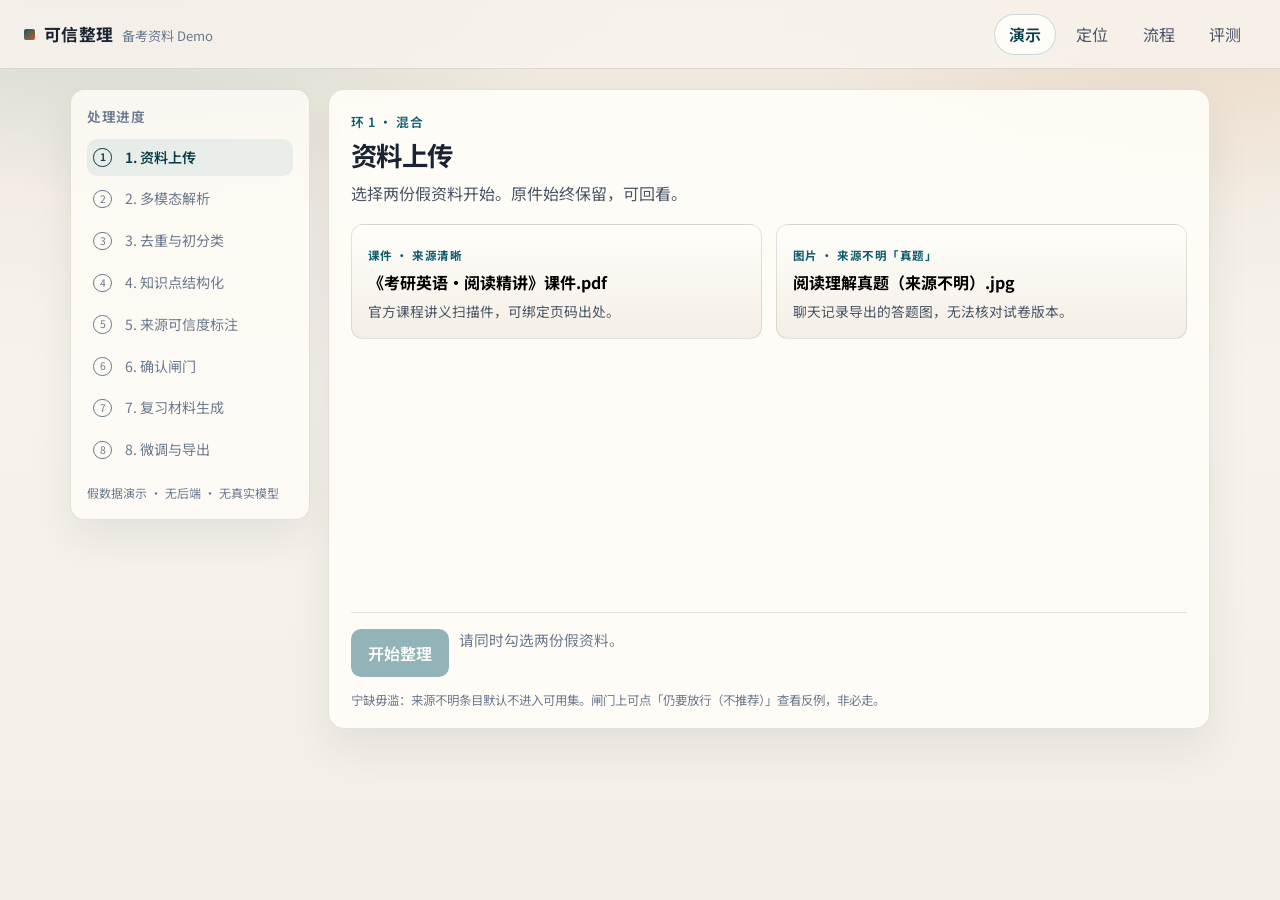
<file: index.html>
<!DOCTYPE html>
<html lang="zh-CN">
<head>
  <meta charset="UTF-8" />
  <meta name="viewport" content="width=device-width, initial-scale=1" />
  <title>可信整理 · 备考资料 Demo</title>
  <link rel="preconnect" href="https://fonts.googleapis.com" />
  <link rel="preconnect" href="https://fonts.gstatic.com" crossorigin />
  <link href="https://fonts.googleapis.com/css2?family=DM+Sans:ital,opsz,wght@0,9..40,400;0,9..40,500;0,9..40,600;0,9..40,700;1,9..40,400&family=Noto+Sans+SC:wght@400;500;600;700&display=swap" rel="stylesheet" />
  <link rel="stylesheet" href="styles.css" />
</head>
<body>
  <div class="bg-atmosphere" aria-hidden="true"></div>

  <header class="topbar">
    <div class="brand">
      <span class="brand-mark" aria-hidden="true"></span>
      <span class="brand-name">可信整理</span>
      <span class="brand-sub">备考资料 Demo</span>
    </div>
    <nav class="nav" role="tablist" aria-label="交付物导航">
      <button type="button" class="nav-btn is-active" data-view="demo" role="tab" aria-selected="true">演示</button>
      <button type="button" class="nav-btn" data-view="positioning" role="tab" aria-selected="false">定位</button>
      <button type="button" class="nav-btn" data-view="flow" role="tab" aria-selected="false">流程</button>
      <button type="button" class="nav-btn" data-view="eval" role="tab" aria-selected="false">评测</button>
    </nav>
  </header>

  <main>
    <!-- ========== 演示 ========== -->
    <section id="view-demo" class="view is-active" aria-label="产品演示">
      <aside class="rail" aria-label="八环进度">
        <h2 class="rail-title">处理进度</h2>
        <ol class="steps" id="step-list"></ol>
        <p class="rail-note">假数据演示 · 无后端 · 无真实模型</p>
      </aside>

      <div class="stage">
        <div class="stage-head">
          <p class="stage-kicker" id="stage-kicker">环 1 · 混合</p>
          <h1 class="stage-title" id="stage-title">资料上传</h1>
          <p class="stage-desc" id="stage-desc">选择两份假资料开始。原件始终保留，可回看。</p>
        </div>

        <div id="panel-root" class="panel-root"></div>

        <div class="stage-actions" id="stage-actions"></div>

        <p class="stage-footnote">
          宁缺毋滥：来源不明条目默认不进入可用集。闸门上可点「仍要放行（不推荐）」查看反例，非必走。
        </p>
      </div>
    </section>

    <!-- ========== 定位 ========== -->
    <section id="view-positioning" class="view doc-view" aria-label="产品定位说明" hidden>
      <article class="doc">
        <header class="doc-header">
          <p class="doc-kicker">交付物 1</p>
          <h1>产品定位说明（定稿）</h1>
        </header>

        <section class="doc-block">
          <h2>一句话</h2>
          <p>给考研、考公等备考学生用的「可信整理」工具——把散落资料变成<strong>宁缺毋滥、可回溯原文</strong>的复习材料。</p>
        </section>

        <section class="doc-block">
          <h2>问题</h2>
          <p>备考资料长期堆在相册、聊天、网盘里，考前翻找耗时长、易遗漏。学生不会主动打标签，期望自动整理；网盘和笔记只解决存储与手工整理。真正决定用不用的是信任：来源不清不敢采信；一旦和课件/笔记对不上，整套弃用。一次明显错误会清空信任。因此：<strong>效率是前提，准确与可信是核心。</strong></p>
        </section>

        <section class="doc-block">
          <h2>用户</h2>
          <p>考研、考公等长期备考、资料量大、付费意愿高的学生（不覆盖一般随堂学生作为首发）。</p>
        </section>

        <section class="doc-block">
          <h2>机制</h2>
          <p>AI 自动整理 + 关键节点人工确认 + 来源/可信度标注。原则是<strong>宁缺毋滥</strong>：不确定、对不上原文的内容不进入「可用复习材料」，改为待确认或交给学生手动接管。手动接管过程沉淀为后续提升整理能力的数据，而不是先追求全自动高召回。目标：单次整理约 2 小时 → 约 20 分钟；学生敢采信的结果比例 ≥60%。</p>
        </section>

        <section class="doc-block">
          <h2>成立与否</h2>
          <ol class="doc-list">
            <li><strong>痛点：</strong>该类学生中 ≥60% 考前整理超过 2 小时，且 ≥40% 曾因遗漏影响复习。</li>
            <li><strong>缺口：</strong>现有「AI 整理」使用率 &lt;20%，弃用率 &gt;50%。</li>
            <li><strong>解法：</strong>上线不以「全量准确率 90%」为门槛，而以「进入复习材料的条目可回溯、高置信才放出」为门槛；经确认后采信率 ≥60% 则解法成立。不成立则继续收窄自动范围，而不是放开二创。</li>
          </ol>
        </section>
      </article>
    </section>

    <!-- ========== 流程 ========== -->
    <section id="view-flow" class="view doc-view" aria-label="处理流程方案" hidden>
      <article class="doc">
        <header class="doc-header">
          <p class="doc-kicker">交付物 2</p>
          <h1>处理流程方案（定稿）</h1>
          <p class="doc-lead">人机分工规则：低代价 → 全自动；高代价且仍在草稿 → 混合（建议 + 确认后放行）；高代价且定性 / 进入可用 / 导出 → 必须确认。假阳性高代价，假阴性低代价。</p>
        </header>

        <div class="table-wrap">
          <table>
            <thead>
              <tr>
                <th>环节</th>
                <th>人机</th>
                <th>理由</th>
              </tr>
            </thead>
            <tbody>
              <tr>
                <td>1. 资料上传（含聊天导入）</td>
                <td><span class="tag tag-mix">混合</span></td>
                <td>选什么文件只能由学生做；入库、保留原件、记来源是低代价可重传，系统全自动。</td>
              </tr>
              <tr>
                <td>2. 多模态解析</td>
                <td><span class="tag tag-auto">全自动</span></td>
                <td>原件仍在，解错可重跑；漏字是假阴性、尚未进入可用集，代价低。</td>
              </tr>
              <tr>
                <td>3. 去重与初分类</td>
                <td><span class="tag tag-auto">全自动</span></td>
                <td>只建重复关系、不删原件，分错科可改，仍停在草稿，代价低。</td>
              </tr>
              <tr>
                <td>4. 知识点提取与结构化</td>
                <td><span class="tag tag-auto">全自动</span></td>
                <td>漏考点可接受；抽错仍是未放行草稿，且每条只保留候选出处，代价低。</td>
              </tr>
              <tr>
                <td>5. 来源可信度标注 + 原文绑定</td>
                <td><span class="tag tag-mix">混合</span></td>
                <td>标「真题 / 来源不明」和绑错原文属于高代价，但还在草稿、可改标，故系统建议、学生确认后才放行。</td>
              </tr>
              <tr>
                <td>6. 确认闸门</td>
                <td><span class="tag tag-must">必须确认</span></td>
                <td>这一步决定能否进入「可用复习材料」，信任上不可逆；允许一键全过，不允许系统悄悄放行。</td>
              </tr>
              <tr>
                <td>7. 复习材料生成</td>
                <td><span class="tag tag-auto">全自动</span></td>
                <td>只改写已放行条目、禁止无出处新增，可按同一原料重生成，不在此步做信任判断。</td>
              </tr>
              <tr>
                <td>8. 学生微调与导出</td>
                <td><span class="tag tag-must">必须确认</span></td>
                <td>导出=对外承诺这套能用，不可逆且假阳性代价极高；微调可做，未确认不得导出。</td>
              </tr>
            </tbody>
          </table>
        </div>
      </article>
    </section>

    <!-- ========== 评测 ========== -->
    <section id="view-eval" class="view doc-view" aria-label="评测方案" hidden>
      <article class="doc">
        <header class="doc-header">
          <p class="doc-kicker">交付物 4</p>
          <h1>评测方案（定稿）</h1>
          <p class="doc-lead">整理与二创分列检验。完整率降为观测，不设下限。留存与 NPS 不参与投入使用决策。</p>
        </header>

        <div class="table-wrap">
          <table>
            <thead>
              <tr>
                <th>检验对象</th>
                <th>层</th>
                <th>指标</th>
                <th>口径</th>
                <th>采集</th>
                <th>投入使用门槛</th>
              </tr>
            </thead>
            <tbody>
              <tr>
                <td>整理结果</td>
                <td>离线</td>
                <td>来源绑定准确率</td>
                <td>抽查条目中，出处能指回正确原片段的比例</td>
                <td>人工核对，每期 ≥50 条</td>
                <td>≥90%</td>
              </tr>
              <tr>
                <td>二创产出</td>
                <td>离线</td>
                <td>幻觉率</td>
                <td>复习材料中「原文无依据」的条数 / 总条数</td>
                <td>人工逐条核对，每期 ≥30 份材料</td>
                <td>≤5%</td>
              </tr>
              <tr>
                <td>整理+二创</td>
                <td>离线</td>
                <td>拦截遵从率</td>
                <td>低置信 / 来源不明条目未进入导出材料的比例</td>
                <td>抽样对账</td>
                <td>=100%（宁缺毋滥红线）</td>
              </tr>
              <tr>
                <td>敢用</td>
                <td>在线</td>
                <td>采信率</td>
                <td>确认闸门中学生放行条数 / 系统提交条数</td>
                <td>埋点</td>
                <td>≥60%</td>
              </tr>
              <tr>
                <td>敢用</td>
                <td>在线</td>
                <td>弃用率</td>
                <td>完成整理但 7 日内未导出且未再打开的会话比例</td>
                <td>埋点</td>
                <td>≤30%</td>
              </tr>
              <tr>
                <td>效率前提</td>
                <td>在线</td>
                <td>上传到导出时长</td>
                <td>中位数</td>
                <td>埋点</td>
                <td>中位 ≤20 分钟</td>
              </tr>
              <tr>
                <td>价值（不上线闸门）</td>
                <td>业务</td>
                <td>导出后 7 日打开率</td>
                <td>导出材料被再次打开的比例</td>
                <td>产品数据</td>
                <td>只观测，建议 ≥40%</td>
              </tr>
            </tbody>
          </table>
        </div>

        <section class="doc-block">
          <h2>投入使用条件</h2>
          <p>给学生用并打开二创导出，须<strong>同时满足</strong>：来源绑定 ≥90%，幻觉率 ≤5%，拦截遵从率 100%，采信率 ≥60%，弃用率 ≤30%。时长不达标只说明效率未达定位，可先小范围试用。留存与 NPS 不参与这次决策。</p>
        </section>

        <section class="doc-block">
          <h2>附录 · 降为观测的原指标</h2>
          <p>分类准确率、去重准确率、知识点提取完整率、修改率、二次编辑深度、次日/7 日留存、NPS——进入监测附录，避免指挥模型刷完整率。</p>
        </section>
      </article>
    </section>
  </main>

  <div id="toast" class="toast" hidden role="status"></div>
  <script src="app.js"></script>
</body>
</html>
</file>
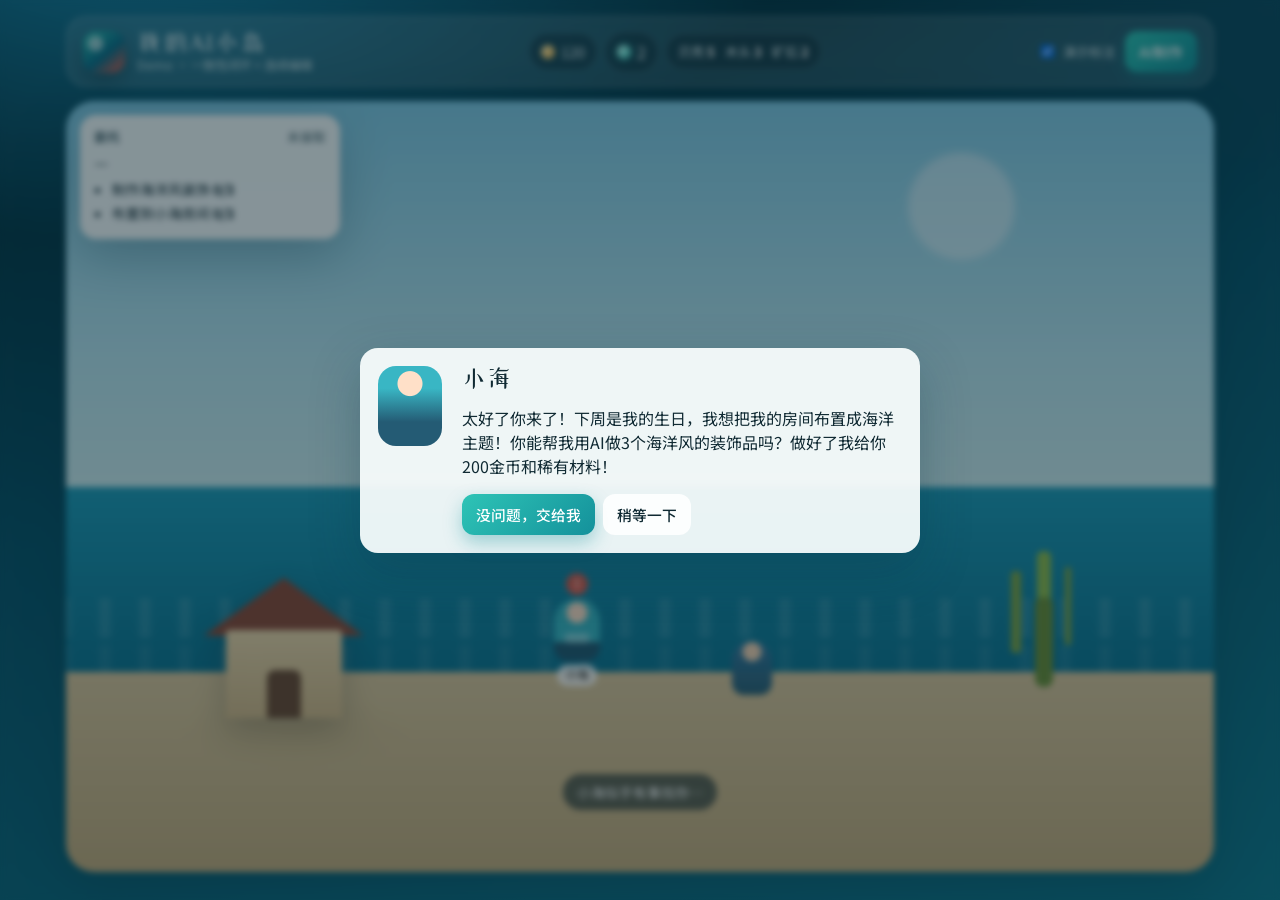
<file: demo/index.html>
<!DOCTYPE html>
<html lang="zh-CN">
<head>
  <meta charset="UTF-8" />
  <meta name="viewport" content="width=device-width, initial-scale=1" />
  <title>我的AI小岛 · Demo</title>
  <link rel="preconnect" href="https://fonts.googleapis.com" />
  <link rel="preconnect" href="https://fonts.gstatic.com" crossorigin />
  <link href="https://fonts.googleapis.com/css2?family=Noto+Sans+SC:wght@400;500;700&family=ZCOOL+XiaoWei&display=swap" rel="stylesheet" />
  <link rel="stylesheet" href="./styles.css" />
</head>
<body>
  <div id="app">
    <header class="topbar">
      <div class="brand">
        <span class="brand-mark" aria-hidden="true"></span>
        <div>
          <h1>我的AI小岛</h1>
          <p class="brand-sub">Demo · 一致性闭环 + 连续编辑</p>
        </div>
      </div>
      <div class="resources" id="resources">
        <div class="chip" title="金币"><span class="chip-ico gold"></span><span id="goldVal">120</span></div>
        <button class="chip clickable" id="btnBottle" type="button" title="打开魔力瓶">
          <span class="chip-ico bottle"></span><span id="bottleVal">2</span>
        </button>
        <div class="chip mats">
          <span>贝壳 <b id="shellVal">5</b></span>
          <span>木头 <b id="woodVal">3</b></span>
          <span>矿石 <b id="oreVal">2</b></span>
        </div>
      </div>
      <div class="top-actions">
        <label class="toggle">
          <input type="checkbox" id="annoToggle" checked />
          <span>演示标注</span>
        </label>
        <button class="btn primary" id="btnCraft" type="button">AI制作</button>
      </div>
    </header>

    <main class="stage">
      <!-- Island scene -->
      <section class="scene island" id="sceneIsland" aria-label="小岛主界面">
        <div class="sky"></div>
        <div class="sea">
          <div class="wave w1"></div>
          <div class="wave w2"></div>
        </div>
        <div class="sand"></div>
        <div class="hut" aria-hidden="true">
          <div class="hut-roof"></div>
          <div class="hut-body"></div>
          <div class="hut-door"></div>
        </div>
        <div class="palm" aria-hidden="true"></div>
        <button class="npc" id="npcIsland" type="button" aria-label="小海">
          <span class="npc-bang" id="npcBang">!</span>
          <span class="npc-body"></span>
          <span class="npc-name">小海</span>
        </button>
        <div class="player-token" id="playerIsland" aria-hidden="true"></div>
        <div class="island-hint" id="islandHint">小海似乎有事找你…</div>
      </section>

      <!-- Room scene -->
      <section class="scene room hidden" id="sceneRoom" aria-label="小海的房间">
        <div class="room-wall"></div>
        <div class="room-floor"></div>
        <div class="room-bed" aria-hidden="true"></div>
        <div class="place-slot ceiling" data-slot="ceiling" title="天花板挂点">天花板</div>
        <div class="place-slot wall" data-slot="wall" title="靠墙挂点">靠墙</div>
        <div class="place-slot floor" data-slot="floor" title="中央地面">地面</div>
        <div id="placedItems"></div>
        <button class="npc room-npc hidden" id="npcRoom" type="button">
          <span class="npc-body happy"></span>
          <span class="npc-name">小海</span>
        </button>
        <div class="room-toolbar">
          <button class="btn ghost" id="btnBackIsland" type="button">返回小岛</button>
          <button class="btn" id="btnCallNpc" type="button" disabled>叫小海来验收</button>
          <button class="btn warn" id="btnLeaveDay" type="button">离开房间（一天后）</button>
        </div>
      </section>

      <!-- Warehouse dock when in room -->
      <aside class="warehouse hidden" id="warehouse">
        <h3>仓库</h3>
        <div class="warehouse-list" id="warehouseList"></div>
      </aside>

      <!-- Quest card -->
      <aside class="quest-card" id="questCard">
        <div class="quest-head">
          <strong>委托</strong>
          <span id="questStatus">未接取</span>
        </div>
        <p id="questTitle">—</p>
        <ul>
          <li>制作海洋风装饰 <b id="makeProgress">0/3</b></li>
          <li>布置到小海房间 <b id="placeProgress">0/3</b></li>
        </ul>
        <button class="btn primary full hidden" id="btnGoRoom" type="button">前往布置</button>
      </aside>

      <!-- Annotation -->
      <div class="annotation hidden" id="annotation"></div>
    </main>

    <!-- Dialog -->
    <div class="modal-layer hidden" id="dialogLayer">
      <div class="dialog" role="dialog" aria-modal="true">
        <div class="dialog-npc"></div>
        <div class="dialog-body">
          <h2>小海</h2>
          <p id="dialogText"></p>
          <div class="dialog-actions" id="dialogActions"></div>
        </div>
      </div>
    </div>

    <!-- Bottle panel -->
    <div class="modal-layer hidden" id="bottleLayer">
      <div class="panel">
        <header>
          <h2>AI制作魔力瓶</h2>
          <button class="icon-x" id="closeBottle" type="button" aria-label="关闭">×</button>
        </header>
        <p class="panel-lead">1 个魔力瓶 = 1 次<strong>确认采纳</strong>的 AI 制作。放弃或换一个不扣瓶。</p>
        <div class="exchange">
          <button class="ex-card" data-ex="shell" type="button">
            <span>贝壳 ×3</span>
            <span class="arrow">→</span>
            <span>魔力瓶 ×1</span>
          </button>
          <button class="ex-card" data-ex="ore" type="button">
            <span>矿石 ×2</span>
            <span class="arrow">→</span>
            <span>魔力瓶 ×1</span>
          </button>
          <button class="ex-card" data-ex="wood" type="button">
            <span>木头 ×5</span>
            <span class="arrow">→</span>
            <span>魔力瓶 ×1</span>
          </button>
        </div>
        <button class="btn full disabled" type="button" disabled>充值购买（长线 · Demo 未开放）</button>
      </div>
    </div>

    <!-- Craft panel -->
    <div class="modal-layer hidden" id="craftLayer">
      <div class="panel wide">
        <header>
          <h2>AI制作</h2>
          <button class="icon-x" id="closeCraft" type="button" aria-label="关闭">×</button>
        </header>
        <p class="panel-lead">确认采纳时消耗 1 魔力瓶 · 当前 <b id="craftBottleHint">2</b> 瓶</p>
        <div class="craft-grid">
          <label class="field">
            <span>描述</span>
            <textarea id="craftPrompt" rows="3"></textarea>
          </label>
          <div class="craft-side">
            <button class="btn primary full" id="btnGenerate" type="button">开始生成</button>
            <button class="btn full" id="btnQuick" type="button">按任务推荐生成</button>
            <p class="tiny">第 2、3 件可用推荐加速；生成本身不扣瓶。</p>
          </div>
        </div>
        <div class="gen-progress hidden" id="genProgress">
          <div class="bar"><i id="genBar"></i></div>
          <p id="genStep">理解描述…</p>
        </div>
        <div class="preview hidden" id="previewBox">
          <div class="preview-visual" id="previewVisual"></div>
          <div class="preview-controls">
            <label>颜色 <input type="color" id="editColor" value="#3aa7ff" /></label>
            <label>大小 <input type="range" id="editScale" min="80" max="130" value="100" /></label>
            <label>亮度 <input type="range" id="editBright" min="60" max="140" value="100" /></label>
            <div class="row">
              <button class="btn" id="btnRegen" type="button">换一个</button>
              <button class="btn ghost" id="btnAbort" type="button">放弃</button>
              <button class="btn primary" id="btnConfirmCraft" type="button">确认采纳</button>
            </div>
          </div>
        </div>
      </div>
    </div>

    <!-- Place confirm -->
    <div class="modal-layer hidden" id="placeLayer">
      <div class="panel slim">
        <h2>确认放置</h2>
        <p id="placeText">把物品放在这里？</p>
        <div class="row">
          <button class="btn ghost" id="btnPlaceCancel" type="button">取消</button>
          <button class="btn primary" id="btnPlaceOk" type="button">放在这里</button>
        </div>
      </div>
    </div>

    <!-- Item menu -->
    <div class="modal-layer hidden" id="itemMenuLayer">
      <div class="panel slim">
        <h2 id="itemMenuTitle">水母吊灯</h2>
        <div class="stack">
          <button class="btn primary full" id="btnEditPlaced" type="button">编辑</button>
          <button class="btn full disabled" type="button" disabled>移动（本期演示编辑）</button>
          <button class="btn full disabled" type="button" disabled>收回仓库（本期演示编辑）</button>
          <button class="btn ghost full" id="closeItemMenu" type="button">关闭</button>
        </div>
      </div>
    </div>

    <!-- Edit placed -->
    <div class="modal-layer hidden" id="editPlacedLayer">
      <div class="panel">
        <header>
          <h2>继续编辑 · 水母吊灯</h2>
          <button class="icon-x" id="closeEditPlaced" type="button">×</button>
        </header>
        <p class="panel-lead">未声明部分保持不动：挂点与主体轮廓不变，只改颜色与亮度。</p>
        <div class="preview-visual lamp" id="editPlacedVisual"></div>
        <div class="preview-controls">
          <label>颜色 <input type="color" id="placedColor" value="#3aa7ff" /></label>
          <label>亮度 <input type="range" id="placedBright" min="60" max="140" value="100" /></label>
          <div class="row">
            <button class="btn ghost" id="btnCancelPlacedEdit" type="button">取消</button>
            <button class="btn primary" id="btnSavePlacedEdit" type="button">保存编辑</button>
          </div>
        </div>
      </div>
    </div>

    <!-- Day transition -->
    <div class="day-veil hidden" id="dayVeil">
      <p id="dayText">一天后…</p>
    </div>

    <!-- Toast -->
    <div class="toast hidden" id="toast"></div>

    <!-- End card -->
    <div class="modal-layer hidden" id="endLayer">
      <div class="panel center">
        <h2>《我的AI小岛》Demo 演示完毕</h2>
        <p>本 Demo 用模拟生成表现交互流程；真实模型能力核验见评测方案。</p>
        <p class="tiny">命门已演示：确认写入 · 隔天回访一致 · 连续编辑后再一致</p>
        <button class="btn primary" id="btnRestart" type="button">再看一遍（重置）</button>
      </div>
    </div>
  </div>
  <script src="./app.js"></script>
</body>
</html>
</file>
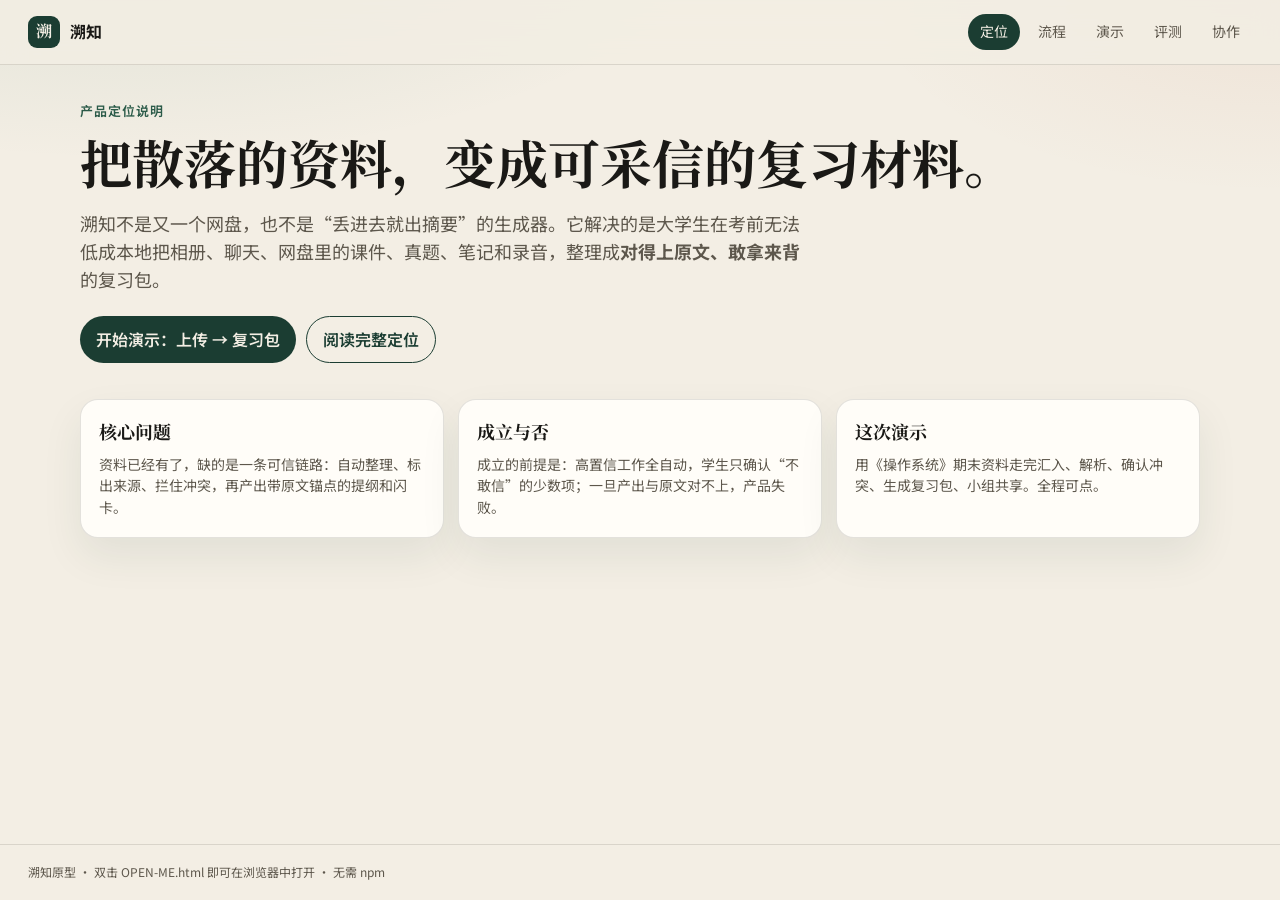
<file: OPEN-ME.html>
<!doctype html>
<html lang="zh-CN">
<head>
  <meta charset="UTF-8" />
  <meta name="viewport" content="width=device-width, initial-scale=1.0" />
  <title>溯知 · 可采信的学习资料整理</title>
  <link rel="preconnect" href="https://fonts.googleapis.com" />
  <link rel="preconnect" href="https://fonts.gstatic.com" crossorigin />
  <link href="https://fonts.googleapis.com/css2?family=Noto+Sans+SC:wght@400;500;600;700&family=Noto+Serif+SC:wght@500;600;700&display=swap" rel="stylesheet" />
  <style>
    :root {
      --paper: #f3eee4; --paper-2: #ebe4d6; --ink: #1a1916; --muted: #5d574c;
      --line: rgba(26, 25, 22, 0.12); --forest: #1b3d32; --forest-2: #2a5a48;
      --moss: #3d7a62; --clay: #b85c38; --white: #fffdf8;
      --shadow: 0 18px 40px rgba(27, 61, 50, 0.08);
      font-family: "Noto Sans SC", "PingFang SC", sans-serif;
      color: var(--ink); background: var(--paper); line-height: 1.55;
    }
    * { box-sizing: border-box; }
    html, body { min-height: 100%; margin: 0; }
    body {
      background:
        radial-gradient(1200px 500px at 10% -10%, rgba(61, 122, 98, 0.12), transparent 50%),
        radial-gradient(900px 420px at 100% 0%, rgba(184, 92, 56, 0.08), transparent 46%),
        var(--paper);
    }
    a { color: inherit; text-decoration: none; }
    button, input, textarea, select { font: inherit; }
    button { cursor: pointer; }
    h1, h2, h3, .serif { font-family: "Noto Serif SC", serif; }
    .app-shell { min-height: 100vh; display: flex; flex-direction: column; }
    .topbar {
      position: sticky; top: 0; z-index: 20;
      display: flex; align-items: center; justify-content: space-between;
      gap: 16px; padding: 14px 28px;
      background: rgba(243, 238, 228, 0.86); backdrop-filter: blur(12px);
      border-bottom: 1px solid var(--line);
    }
    .brand { display: flex; align-items: center; gap: 10px; font-weight: 700; cursor: pointer; }
    .mark {
      width: 32px; height: 32px; border-radius: 9px; background: var(--forest);
      color: var(--paper); display: grid; place-items: center; font-family: "Noto Serif SC", serif;
    }
    .nav { display: flex; gap: 6px; flex-wrap: wrap; }
    .nav button {
      border: 0; background: transparent; padding: 7px 12px; border-radius: 999px;
      color: var(--muted); font-size: 14px;
    }
    .nav button.active, .nav button:hover { background: var(--forest); color: var(--paper); }
    .page { width: min(1120px, calc(100% - 40px)); margin: 0 auto; padding: 36px 0 80px; }
    .page-wide { width: min(1240px, calc(100% - 32px)); }
    .kicker { color: var(--forest-2); font-size: 13px; font-weight: 600; letter-spacing: .08em; }
    .hero h1 { font-size: clamp(32px, 5vw, 52px); line-height: 1.18; margin: 10px 0 14px; }
    .lede { font-size: 18px; color: var(--muted); max-width: 720px; }
    .btn {
      display: inline-flex; align-items: center; gap: 8px; border: 0; border-radius: 999px;
      padding: 10px 16px; background: var(--forest); color: var(--paper); font-weight: 600;
    }
    .btn.ghost { background: transparent; color: var(--forest); border: 1px solid var(--forest); }
    .btn.clay { background: var(--clay); color: #fff; }
    .btn:disabled { opacity: .45; cursor: not-allowed; }
    .grid-2 { display: grid; grid-template-columns: 1.1fr .9fr; gap: 22px; }
    .grid-3 { display: grid; grid-template-columns: repeat(3, 1fr); gap: 16px; }
    .cards { display: grid; grid-template-columns: repeat(auto-fit, minmax(240px, 1fr)); gap: 14px; }
    .card { background: var(--white); border: 1px solid var(--line); border-radius: 18px; padding: 18px; box-shadow: var(--shadow); }
    .card h3 { margin: 0 0 8px; font-size: 18px; }
    .card p { margin: 0; color: var(--muted); font-size: 14px; }
    .pill { display: inline-flex; border-radius: 999px; padding: 3px 9px; font-size: 12px; font-weight: 600; background: var(--paper-2); color: var(--muted); }
    .pill.ok { background: #e3f0e8; color: var(--forest); }
    .pill.warn { background: #f8e6dc; color: var(--clay); }
    .pill.auto { background: #e8efe4; color: var(--forest-2); }
    .pill.human { background: #f4ead0; color: #7a5b12; }
    .table { width: 100%; border-collapse: collapse; font-size: 14px; }
    .table th, .table td { text-align: left; padding: 10px 8px; border-bottom: 1px solid var(--line); vertical-align: top; }
    .table th { color: var(--muted); font-size: 12px; }
    .steps { display: flex; gap: 8px; flex-wrap: wrap; margin-bottom: 18px; }
    .step { border: 1px solid var(--line); background: var(--white); border-radius: 999px; padding: 7px 12px; font-size: 13px; color: var(--muted); }
    .step.now { background: var(--forest); color: var(--paper); }
    .step.done { background: #e3f0e8; color: var(--forest); }
    .dropzone { border: 1.5px dashed rgba(27,61,50,.28); border-radius: 20px; padding: 28px; text-align: center; background: rgba(255,253,248,.7); }
    .file-list { display: grid; gap: 8px; margin-top: 14px; }
    .file-row { display: grid; grid-template-columns: 42px 1fr auto; gap: 12px; align-items: center; background: var(--white); border: 1px solid var(--line); border-radius: 14px; padding: 10px 12px; }
    .file-ico { width: 42px; height: 42px; border-radius: 10px; display: grid; place-items: center; font-size: 12px; font-weight: 700; background: var(--paper-2); color: var(--forest); }
    .pipeline { display: grid; grid-template-columns: repeat(5, 1fr); gap: 10px; }
    .pipe { background: var(--white); border: 1px solid var(--line); border-radius: 14px; padding: 12px; min-height: 92px; }
    .pipe.active { border-color: var(--moss); box-shadow: 0 0 0 3px rgba(61,122,98,.15); }
    .pipe .bar { height: 4px; background: var(--paper-2); border-radius: 99px; overflow: hidden; margin-top: 10px; }
    .pipe .bar i { display: block; height: 100%; background: var(--moss); width: 0; transition: width .4s; }
    .pipe.done .bar i, .pipe.active .bar i { width: 100%; }
    .split { display: grid; grid-template-columns: 1fr 1fr; gap: 16px; }
    .quote { font-size: 13px; background: var(--paper-2); border-left: 3px solid var(--forest); padding: 10px 12px; border-radius: 0 10px 10px 0; }
    .conflict { border: 1px solid #e8c4b4; background: #fff6f1; border-radius: 16px; padding: 14px; }
    .flash { display: grid; gap: 10px; }
    .flash-card { background: var(--white); border: 1px solid var(--line); border-radius: 16px; padding: 16px; }
    .flash-card .back { margin-top: 8px; color: var(--muted); }
    .share-grid { display: grid; grid-template-columns: 1.2fr .8fr; gap: 16px; }
    footer.note { margin-top: auto; padding: 18px 28px; color: var(--muted); font-size: 12px; border-top: 1px solid var(--line); }
    .hidden { display: none !important; }
    @media (max-width: 900px) {
      .grid-2, .grid-3, .split, .share-grid, .pipeline { grid-template-columns: 1fr; }
    }
  </style>
</head>
<body>
<div class="app-shell">
  <header class="topbar">
    <div class="brand" onclick="show('home')"><span class="mark">溯</span>溯知</div>
    <nav class="nav">
      <button data-page="home" class="active" onclick="show('home')">定位</button>
      <button data-page="flow" onclick="show('flow')">流程</button>
      <button data-page="demo" onclick="show('demo')">演示</button>
      <button data-page="eval" onclick="show('eval')">评测</button>
      <button data-page="sharing" onclick="show('sharing')">协作</button>
    </nav>
  </header>

  <section id="home" class="page">
    <div class="hero">
      <div class="kicker">产品定位说明</div>
      <h1>把散落的资料，变成可采信的复习材料。</h1>
      <p class="lede">溯知不是又一个网盘，也不是“丢进去就出摘要”的生成器。它解决的是大学生在考前无法低成本地把相册、聊天、网盘里的课件、真题、笔记和录音，整理成<strong>对得上原文、敢拿来背</strong>的复习包。</p>
      <div style="display:flex;gap:10px;margin-top:22px;flex-wrap:wrap">
        <button class="btn" onclick="show('demo')">开始演示：上传 → 复习包</button>
        <button class="btn ghost" onclick="show('positioning')">阅读完整定位</button>
      </div>
    </div>
    <div class="cards" style="margin-top:36px">
      <article class="card"><h3>核心问题</h3><p>资料已经有了，缺的是一条可信链路：自动整理、标出来源、拦住冲突，再产出带原文锚点的提纲和闪卡。</p></article>
      <article class="card"><h3>成立与否</h3><p>成立的前提是：高置信工作全自动，学生只确认“不敢信”的少数项；一旦产出与原文对不上，产品失败。</p></article>
      <article class="card"><h3>这次演示</h3><p>用《操作系统》期末资料走完汇入、解析、确认冲突、生成复习包、小组共享。全程可点。</p></article>
    </div>
  </section>

  <section id="positioning" class="page hidden">
    <div class="kicker">产出物 1 · 产品定位说明</div>
    <h1>溯知：面向考前可用的资料消费产品</h1>
    <p class="lede">如果整理结果不能回溯到原始课件或笔记，学生会整套弃用——因此溯源不是附加功能，而是产品能否成立的条件。</p>
    <h2>1. 要解决的核心问题</h2>
    <div class="card">
      <p>大学生持续积累课件、真题、笔记、录音，但这些对象分散在相册、聊天记录和网盘中。临近考试，真正昂贵的不是“没有文件”，而是找不到、不敢信、对不上原文就弃用。</p>
      <p style="margin-top:12px"><strong>一句话：</strong>在学生不主动归档的前提下，把多源、可信度不一的原始资料，变成可追溯、可核对、可复习的材料。</p>
    </div>
    <h2>2. 非问题</h2>
    <div class="grid-3">
      <article class="card"><h3>不是云存储</h3><p>网盘已经解决存放。再做一个文件夹树，不会改变考前翻找的成本。</p></article>
      <article class="card"><h3>不是通用聊天摘要</h3><p>无出处的漂亮提纲会触发弃用。生成必须带着原文锚点。</p></article>
      <article class="card"><h3>不是强迫打标签</h3><p>自动处理是默认路径，确认只用于低置信与冲突。</p></article>
    </div>
    <h2>3. 成立判断依据</h2>
    <table class="table card">
      <thead><tr><th>判据</th><th>成立条件</th><th>不成立信号</th></tr></thead>
      <tbody>
        <tr><td>痛点真实</td><td>考前 2–3 周有多源整理任务</td><td>资料本就集中且已分类</td></tr>
        <tr><td>行为约束</td><td>自动分类覆盖大部分文件</td><td>确认次数 ≈ 手工归档</td></tr>
        <tr><td>信任悬崖</td><td>每条语句可点回原文</td><td>幻觉、无法核对</td></tr>
        <tr><td>替代缺口</td><td>一条链路覆盖汇入到二创</td><td>直接丢给 ChatGPT 差不多</td></tr>
      </tbody>
    </table>
  </section>

  <section id="flow" class="page hidden">
    <div class="kicker">产出物 2 · 处理流程方案</div>
    <h1>从上传到可用复习材料</h1>
    <p class="lede">能自动的不打扰；凡是会让学生“不敢用”的判断，必须停下来确认。</p>
    <div class="pipeline" style="margin:24px 0">
      <div class="pipe"><span class="pill human">学生发起</span><h3 style="font-size:16px;margin:8px 0 4px">汇入</h3><p>本地上传 / 聊天导入 / 相册</p></div>
      <div class="pipe"><span class="pill auto">系统自动</span><h3 style="font-size:16px;margin:8px 0 4px">解析</h3><p>OCR、ASR、页级切片</p></div>
      <div class="pipe"><span class="pill auto">系统自动</span><h3 style="font-size:16px;margin:8px 0 4px">整理</h3><p>课程、题型、知识点聚类</p></div>
      <div class="pipe"><span class="pill human">学生确认</span><h3 style="font-size:16px;margin:8px 0 4px">采信</h3><p>低置信、来源不明、冲突</p></div>
      <div class="pipe"><span class="pill auto">系统自动</span><h3 style="font-size:16px;margin:8px 0 4px">产出</h3><p>提纲 / 闪卡，全部带原文锚点</p></div>
    </div>
    <table class="table card">
      <thead><tr><th>环节</th><th>默认执行者</th><th>学生何时介入</th></tr></thead>
      <tbody>
        <tr><td>汇入</td><td>学生发起</td><td>选择来源渠道</td></tr>
        <tr><td>解析</td><td>系统自动</td><td>仅失败项</td></tr>
        <tr><td>课程与类型</td><td>系统自动</td><td>置信度 &lt; 0.85</td></tr>
        <tr><td>来源评级</td><td>系统自动</td><td>「真题」「重点」敏感标签</td></tr>
        <tr><td>冲突对齐</td><td>系统自动检出</td><td>选择采信源</td></tr>
        <tr><td>二创</td><td>系统自动且强制引用</td><td>抽查；剔除无出处句</td></tr>
        <tr><td>共享</td><td>学生发起</td><td>禁止去掉未核验警告</td></tr>
      </tbody>
    </table>
  </section>

  <section id="demo" class="page page-wide hidden">
    <div class="kicker">产出物 3 · 可交互原型</div>
    <h1>一次完整路径：上传到可用复习材料</h1>
    <p class="lede">课程：《操作系统》期末。点「载入示例资料」即可走完全流程，不必安装任何软件。</p>
    <div class="steps" id="stepper"></div>
    <div id="demo-root"></div>
  </section>

  <section id="eval" class="page hidden">
    <div class="kicker">产出物 4 · 评测方案</div>
    <h1>怎样判断整理结果与二创「能用」</h1>
    <p class="lede">可用性不是“看起来像复习资料”，而是覆盖该考的内容、每句话能对回原文、冲突被拦住、学生愿意继续用。</p>
    <div class="grid-3">
      <article class="card"><h3>整理层</h3><p>课程/类型分类、来源评级、去重、章节聚类。</p></article>
      <article class="card"><h3>采信层</h3><p>低置信是否入队、真题误标、冲突召回。</p></article>
      <article class="card"><h3>二创层</h3><p>提纲与闪卡是否忠实于引用片段。</p></article>
    </div>
    <h2>投入使用门槛</h2>
    <table class="table card">
      <thead><tr><th>指标</th><th>门槛</th><th>原因</th></tr></thead>
      <tbody>
        <tr><td>高置信自动分类准确率</td><td>≥ 90%</td><td>否则确认队列退化成手工归档</td></tr>
        <tr><td>生成条目可溯源率</td><td>≥ 95%</td><td>对不上原文会整套弃用</td></tr>
        <tr><td>无源幻觉率</td><td>&lt; 5%</td><td>信任悬崖的直接指标</td></tr>
        <tr><td>冲突漏检率</td><td>&lt; 10%</td><td>与课件矛盾的句子必须被拦住</td></tr>
        <tr><td>确认负担</td><td>每 20 份 ≤ 5 次</td><td>学生不会主动打标签</td></tr>
        <tr><td>到可用复习包时长</td><td>含确认 &lt; 15 分钟</td><td>考前场景必须快</td></tr>
        <tr><td>采信意愿</td><td>≥ 70% 会用于下次考试</td><td>可用性的主观门槛</td></tr>
      </tbody>
    </table>
  </section>

  <section id="sharing" class="page hidden">
    <div class="kicker">加分项 · 协作共享与权限</div>
    <h1>小组能共用资料，但不能共用误信</h1>
    <p class="lede">权限按对象分层：原始文件、确认状态、二创产物分开授权。</p>
    <div class="grid-2">
      <article class="card"><h3>角色</h3><p><strong>拥有者</strong>：空间与外发。<br><strong>整理员</strong>：确认与生成。<br><strong>贡献者</strong>：上传自己的笔记。<br><strong>只读成员</strong>：消费已采信复习包。</p></article>
      <article class="card"><h3>对象级规则</h3><p>教师课件组内只读。来源不明对象强制「未核验」。复习包可见范围取引用源的最低权限。</p></article>
    </div>
  </section>

  <footer class="note">溯知原型 · 双击 OPEN-ME.html 即可在浏览器中打开 · 无需 npm</footer>
</div>

<script>
const samples = [
  {id:"m1", name:"OS-第5章-进程调度.pdf", kind:"课件", source:"课程群 · 教师账号上传", confidence:0.97, needsConfirm:false, excerpt:"时间片轮转（RR）的时间片长度由系统设计决定。"},
  {id:"m2", name:"OS-第6章-死锁与银行家算法.pptx", kind:"课件", source:"教师课堂投屏导出", confidence:0.96, needsConfirm:false, excerpt:"银行家算法：先检测是否处于安全状态。"},
  {id:"m3", name:"2024-11-12-课堂板书.jpg", kind:"笔记", source:"手机相册 · OCR", confidence:0.91, needsConfirm:false, excerpt:"SJF 可能饥饿；多级反馈队列兼顾响应与吞吐。"},
  {id:"m4", name:"答疑-银行家算法.m4a", kind:"录音", source:"课堂录音 · 语音转写", confidence:0.88, needsConfirm:false, excerpt:"安全序列存在不等于当前已死锁。"},
  {id:"m5", name:"学长-2022期末真题.pdf", kind:"真题", source:"学长网盘转发 · 来源待核", confidence:0.62, needsConfirm:true, excerpt:"简答：比较 RR 与多级反馈队列。"},
  {id:"m6", name:"微信群-重点整理.docx", kind:"导入", source:"聊天记录导入 · 作者不明", confidence:0.41, needsConfirm:true, excerpt:"RR 时间片一般是 100ms。"},
  {id:"m7", name:"我的期末提纲.md", kind:"笔记", source:"本人笔记", confidence:0.99, needsConfirm:false, excerpt:"要会画甘特图；银行家算法步骤。"}
];
const outline = [
  {title:"进程调度", bullets:[
    {text:"RR 的时间片由系统设计，过短增加上下文切换，过长近似 FCFS。", source:"OS-第5章-进程调度.pdf p.12", quote:"时间片长度由系统设计决定，过短增加切换开销，过长退化为 FCFS。"},
    {text:"SJF 平均等待短，但对长作业可能饥饿。", source:"2024-11-12-课堂板书.jpg OCR", quote:"SJF 可能饥饿；多级反馈队列兼顾响应与吞吐。"}
  ]},
  {title:"死锁与银行家算法", bullets:[
    {text:"分配前先判断是否仍存在安全序列。", source:"课件 Ch6 + 答疑录音 03:12", quote:"安全序列存在不等于当前已死锁。"}
  ]}
];
const labels = ["汇入资料","自动解析整理","确认不确定项","核对冲突","生成复习包","小组共享"];
const state = { step:0, files:[], progress:0, trueExam:"", includeChat:"", conflictChoice:"", published:false, role:"只读成员" };

function show(id) {
  document.querySelectorAll("section.page, section.page-wide").forEach(el => el.classList.add("hidden"));
  const map = { home:"home", positioning:"positioning", flow:"flow", demo:"demo", eval:"eval", sharing:"sharing" };
  document.getElementById(map[id] || "home").classList.remove("hidden");
  document.querySelectorAll(".nav button").forEach(b => b.classList.toggle("active", b.dataset.page === (id==="positioning"?"home":id)));
  if (id === "demo") renderDemo();
}

function renderDemo() {
  const s = state;
  document.getElementById("stepper").innerHTML = labels.map((l,i)=>`<div class="step ${i===s.step?"now":i<s.step?"done":""}">${i+1}. ${l}</div>`).join("");
  const root = document.getElementById("demo-root");
  if (s.step===0) {
    root.innerHTML = `<section class="grid-2">
      <div class="dropzone">
        <h3 class="serif" style="margin-top:0">把资料丢进来即可，不必先分类</h3>
        <p>演示可一键载入期末备考包，也可选择你自己的文件（仅用于展示文件名）。</p>
        <div style="display:flex;gap:8px;justify-content:center;margin-top:16px;flex-wrap:wrap">
          <button class="btn" onclick="loadSamples()">载入示例资料（7 份）</button>
          <label class="btn ghost">选择本地文件<input type="file" multiple hidden onchange="addLocal(this.files)"></label>
        </div>
        <div class="file-list">${s.files.map(f=>row(f,"未整理")).join("")}</div>
      </div>
      <aside class="card">
        <h3>系统此刻不会做的事</h3>
        <p>不会要求你给每份文件打标签，不会把微信群里的“真题”直接标成官方试卷。</p>
        <button class="btn" style="margin-top:18px" ${s.files.length?"":"disabled"} onclick="runPipeline()">开始自动整理</button>
      </aside>
    </section>`;
  } else if (s.step===1) {
    root.innerHTML = `<div class="pipeline">${["汇入","解析","整理","采信"].map((t,i)=>{
      const done = s.progress>=(i+1)*25 || s.progress>=100;
      const active = s.progress>i*25 && s.progress<100;
      return `<div class="pipe ${done?"done":""} ${active?"active":""}"><span class="pill auto">系统</span><strong>${t}</strong><div class="bar"><i></i></div></div>`;
    }).join("")}</div>
    <div class="file-list" style="margin-top:16px">${s.files.map(f=>row(f, s.progress<100?"处理中":(f.needsConfirm?"待确认":"已自动落库"), f.needsConfirm?"warn":"ok", `置信 ${(f.confidence*100).toFixed(0)}% · ${f.excerpt}`)).join("")}</div>
    <button class="btn" style="margin-top:16px" ${s.progress<100?"disabled":""} onclick="state.step=2;renderDemo()">去确认不确定项（2 项）</button>
    <div style="margin-top:20px"><button class="btn ghost" onclick="state.step=0;renderDemo()">上一步</button></div>`;
  } else if (s.step===2) {
    root.innerHTML = `<section class="split">
      <article class="card"><span class="pill warn">必须确认 · 自称真题</span><h3>学长-2022期末真题.pdf</h3>
        <p>来源是网盘转发。系统拒绝自动标为官方真题。</p>
        <div style="display:flex;gap:8px;margin-top:12px;flex-wrap:wrap">
          <button class="btn ${s.trueExam==="unverified"?"":"ghost"}" onclick="state.trueExam='unverified';renderDemo()">作未核验练习</button>
          <button class="btn ${s.trueExam==="official"?"clay":"ghost"}" onclick="state.trueExam='official';renderDemo()">我确认是当年试卷</button>
        </div>
      </article>
      <article class="card"><span class="pill warn">必须确认 · 作者不明</span><h3>微信群-重点整理.docx</h3>
        <p>聊天导入，含具体时间片数值。默认不进入提纲正文。</p>
        <div style="display:flex;gap:8px;margin-top:12px;flex-wrap:wrap">
          <button class="btn ${s.includeChat==="exclude"?"":"ghost"}" onclick="state.includeChat='exclude';renderDemo()">不采信，仅存档</button>
          <button class="btn ${s.includeChat==="footnote"?"":"ghost"}" onclick="state.includeChat='footnote';renderDemo()">仅作脚注参考</button>
        </div>
      </article>
      <button class="btn" ${s.trueExam&&s.includeChat?"":"disabled"} onclick="state.step=3;renderDemo()">下一步：核对冲突</button>
    </section>
    <div style="margin-top:20px"><button class="btn ghost" onclick="state.step=1;renderDemo()">上一步</button></div>`;
  } else if (s.step===3) {
    root.innerHTML = `<section class="conflict">
      <span class="pill warn">冲突拦截</span>
      <h3>微信群笔记写「RR 时间片一般是 100ms」。</h3>
      <div class="split" style="margin-top:12px">
        <div><div class="kicker">课件原文</div><div class="quote">教师课件写「时间片长度由系统设计决定」，未给出 100ms。</div></div>
        <div><div class="kicker">系统建议</div><p>默认不把 100ms 写入复习包。</p></div>
      </div>
      <div style="display:flex;gap:8px;margin-top:14px;flex-wrap:wrap">
        <button class="btn ${s.conflictChoice==="courseware"?"":"ghost"}" onclick="state.conflictChoice='courseware';renderDemo()">采信课件，不写 100ms</button>
        <button class="btn ${s.conflictChoice==="chat"?"clay":"ghost"}" onclick="state.conflictChoice='chat';renderDemo()">仍采用群笔记说法</button>
      </div>
      ${s.conflictChoice==="chat"?"<p style='margin-top:12px'>该选择会降低采信分，默认不建议发布给小组。</p>":""}
      <button class="btn" style="margin-top:16px" ${s.conflictChoice?"":"disabled"} onclick="state.step=4;renderDemo()">生成复习包</button>
    </section>
    <div style="margin-top:20px"><button class="btn ghost" onclick="state.step=2;renderDemo()">上一步</button></div>`;
  } else if (s.step===4) {
    const ok = s.conflictChoice==="courseware";
    root.innerHTML = `<section class="grid-2">
      <div class="card"><span class="pill ${ok?"ok":"warn"}">${ok?"可发布 · 已对齐课件":"高风险 · 含未对齐说法"}</span>
        <h3>期末复习提纲</h3>
        ${outline.map(sec=>`<div style="margin-top:12px"><strong>${sec.title}</strong>${sec.bullets.map(b=>`<div style="margin-top:8px"><div>${b.text}</div><div class="quote">${b.source}：${b.quote}</div></div>`).join("")}</div>`).join("")}
        ${s.conflictChoice==="chat"?'<div class="quote" style="margin-top:12px;border-left-color:var(--clay)">额外写入：RR 时间片一般是 100ms。</div>':""}
      </div>
      <div>
        <div class="flash">
          <article class="flash-card"><strong>为什么 RR 时间片不能任意取很小？</strong><div class="back">过小会使上下文切换开销占比过高。</div><span class="pill ok">课件 Ch5 p.12</span></article>
          <article class="flash-card"><strong>银行家算法通过什么决定能否分配？</strong><div class="back">模拟分配后是否仍处于安全状态。</div><span class="pill ok">课件 Ch6 + 答疑录音</span></article>
        </div>
        <button class="btn" style="margin-top:16px" onclick="state.step=5;renderDemo()">共享给考研小组</button>
      </div>
    </section>
    <div style="margin-top:20px"><button class="btn ghost" onclick="state.step=3;renderDemo()">上一步</button></div>`;
  } else {
    const ok = s.conflictChoice==="courseware";
    root.innerHTML = `<section class="share-grid">
      <article class="card">
        <h3>操作系统期末小组</h3>
        <p>未核验真题对只读成员显示警告徽章。</p>
        <p style="margin:12px 0">真题状态：${s.trueExam==="official"?"你已声明为当年试卷":"未核验练习"}</p>
        <button class="btn" onclick="state.published=true;renderDemo()" ${!ok && s.role==="只读成员"?"disabled":""}>${ok?"发布只读复习包":"高风险包仅整理员可发"}</button>
        ${s.published?"<p style='margin-top:12px'>已发布。只读成员可看提纲与闪卡及出处。</p>":""}
      </article>
      <article class="card">
        <h3>这次演示证明了什么</h3>
        <p>学生没有打标签。系统自动处理高置信课件；把真题来源和冲突留给确认；复习包每条都能回到原文。</p>
        <button class="btn ghost" style="margin-top:16px" onclick="resetDemo()">再走一遍</button>
      </article>
    </section>`;
  }
}
function row(f, badge, cls="", extra="") {
  return `<div class="file-row"><div class="file-ico">${f.kind}</div><div><strong>${f.name}</strong><div style="color:var(--muted);font-size:13px">${extra||f.source}</div></div><span class="pill ${cls}">${badge}</span></div>`;
}
function loadSamples(){ state.files = samples.map(x=>({...x})); renderDemo(); }
function addLocal(list){
  Array.from(list||[]).forEach((f,i)=>state.files.push({id:"u"+Date.now()+i,name:f.name,kind:"导入",source:"本地上传",confidence:0.7,needsConfirm:true,excerpt:"演示中按学生补充资料处理。"}));
  renderDemo();
}
function runPipeline(){
  state.step=1; state.progress=12; renderDemo();
  [28,46,67,88,100].forEach((p,i)=>setTimeout(()=>{ state.progress=p; renderDemo(); }, 450*(i+1)));
}
function resetDemo(){ Object.assign(state,{step:0,files:[],progress:0,trueExam:"",includeChat:"",conflictChoice:"",published:false}); renderDemo(); }
</script>
</body>
</html>
</file>
<file: styles.css>
:root {
  --ink: #1a2332;
  --ink-soft: #4a5568;
  --muted: #6b7a8f;
  --line: rgba(26, 35, 50, 0.12);
  --paper: #f7f3ec;
  --paper-2: #fffdf8;
  --sea: #0f5c6e;
  --sea-deep: #0a3d4a;
  --clay: #c45c26;
  --clay-soft: #f3e0d4;
  --moss: #2f6b4f;
  --moss-soft: #dceee4;
  --warn: #9a3412;
  --warn-soft: #ffedd5;
  --rail: #e8e2d6;
  --shadow: 0 18px 40px rgba(26, 35, 50, 0.08);
  --radius: 14px;
  --font: "Noto Sans SC", "DM Sans", system-ui, sans-serif;
}

*,
*::before,
*::after {
  box-sizing: border-box;
}

html,
body {
  margin: 0;
  min-height: 100%;
}

body {
  font-family: var(--font);
  color: var(--ink);
  background: var(--paper);
  line-height: 1.55;
}

button,
input {
  font: inherit;
}

.bg-atmosphere {
  position: fixed;
  inset: 0;
  z-index: -1;
  background:
    radial-gradient(900px 480px at 8% -10%, rgba(15, 92, 110, 0.18), transparent 60%),
    radial-gradient(700px 420px at 92% 0%, rgba(196, 92, 38, 0.12), transparent 55%),
    linear-gradient(180deg, #efe8db 0%, var(--paper) 42%, #f3efe6 100%);
}

.topbar {
  position: sticky;
  top: 0;
  z-index: 20;
  display: flex;
  align-items: center;
  justify-content: space-between;
  gap: 1rem;
  padding: 0.85rem 1.5rem;
  background: rgba(247, 243, 236, 0.88);
  backdrop-filter: blur(10px);
  border-bottom: 1px solid var(--line);
}

.brand {
  display: flex;
  align-items: baseline;
  gap: 0.55rem;
  min-width: 0;
}

.brand-mark {
  width: 0.7rem;
  height: 0.7rem;
  border-radius: 2px;
  background: linear-gradient(135deg, var(--sea), var(--clay));
  transform: translateY(-1px);
}

.brand-name {
  font-weight: 700;
  letter-spacing: 0.02em;
  font-size: 1.05rem;
}

.brand-sub {
  color: var(--muted);
  font-size: 0.82rem;
}

.nav {
  display: flex;
  gap: 0.35rem;
  flex-wrap: wrap;
  justify-content: flex-end;
}

.nav-btn {
  border: 1px solid transparent;
  background: transparent;
  color: var(--ink-soft);
  padding: 0.45rem 0.85rem;
  border-radius: 999px;
  cursor: pointer;
  transition: 0.15s ease;
}

.nav-btn:hover {
  color: var(--ink);
  background: rgba(255, 253, 248, 0.7);
}

.nav-btn.is-active {
  color: var(--sea-deep);
  background: var(--paper-2);
  border-color: rgba(15, 92, 110, 0.22);
  font-weight: 600;
}

main {
  max-width: 1180px;
  margin: 0 auto;
  padding: 1.25rem 1.25rem 3rem;
}

.view[hidden] {
  display: none !important;
}

#view-demo {
  display: grid;
  grid-template-columns: 240px 1fr;
  gap: 1.1rem;
  align-items: start;
}

.rail {
  position: sticky;
  top: 4.6rem;
  background: rgba(255, 253, 248, 0.78);
  border: 1px solid var(--line);
  border-radius: var(--radius);
  padding: 1rem;
  box-shadow: var(--shadow);
}

.rail-title {
  margin: 0 0 0.75rem;
  font-size: 0.85rem;
  color: var(--muted);
  font-weight: 600;
  letter-spacing: 0.04em;
  text-transform: uppercase;
}

.steps {
  list-style: none;
  margin: 0;
  padding: 0;
  display: grid;
  gap: 0.35rem;
}

.step-item {
  display: grid;
  grid-template-columns: 1.4rem 1fr;
  gap: 0.55rem;
  align-items: start;
  padding: 0.45rem 0.4rem;
  border-radius: 10px;
  color: var(--muted);
  font-size: 0.88rem;
}

.step-item.is-done {
  color: var(--moss);
}

.step-item.is-current {
  background: rgba(15, 92, 110, 0.08);
  color: var(--sea-deep);
  font-weight: 600;
}

.step-dot {
  width: 1.15rem;
  height: 1.15rem;
  border-radius: 50%;
  border: 1.5px solid currentColor;
  display: grid;
  place-items: center;
  font-size: 0.65rem;
  margin-top: 0.1rem;
}

.step-item.is-done .step-dot {
  background: var(--moss);
  border-color: var(--moss);
  color: white;
}

.rail-note {
  margin: 1rem 0 0;
  font-size: 0.75rem;
  color: var(--muted);
}

.stage {
  background: rgba(255, 253, 248, 0.92);
  border: 1px solid var(--line);
  border-radius: calc(var(--radius) + 2px);
  padding: 1.35rem 1.4rem 1.1rem;
  box-shadow: var(--shadow);
  min-height: 640px;
  display: flex;
  flex-direction: column;
}

.stage-kicker {
  margin: 0;
  color: var(--sea);
  font-size: 0.8rem;
  font-weight: 600;
  letter-spacing: 0.04em;
}

.stage-title {
  margin: 0.2rem 0 0.35rem;
  font-size: 1.65rem;
  letter-spacing: -0.02em;
}

.stage-desc {
  margin: 0 0 1.1rem;
  color: var(--ink-soft);
  max-width: 46rem;
}

.panel-root {
  flex: 1;
}

.stage-actions {
  display: flex;
  flex-wrap: wrap;
  gap: 0.6rem;
  margin-top: 1.25rem;
  padding-top: 1rem;
  border-top: 1px solid var(--line);
}

.stage-footnote {
  margin: 0.9rem 0 0;
  font-size: 0.78rem;
  color: var(--muted);
}

.btn {
  border: 1px solid transparent;
  border-radius: 10px;
  padding: 0.65rem 1rem;
  cursor: pointer;
  transition: 0.15s ease;
  font-weight: 600;
}

.btn:disabled {
  opacity: 0.45;
  cursor: not-allowed;
}

.btn-primary {
  background: var(--sea);
  color: #fff;
}

.btn-primary:hover:not(:disabled) {
  background: var(--sea-deep);
}

.btn-secondary {
  background: var(--paper-2);
  border-color: var(--line);
  color: var(--ink);
}

.btn-secondary:hover:not(:disabled) {
  border-color: rgba(15, 92, 110, 0.35);
}

.btn-danger {
  background: var(--warn-soft);
  color: var(--warn);
  border-color: rgba(154, 52, 18, 0.2);
}

.btn-ghost {
  background: transparent;
  color: var(--ink-soft);
  border-color: transparent;
}

.file-grid {
  display: grid;
  grid-template-columns: 1fr 1fr;
  gap: 0.9rem;
}

.file-card {
  text-align: left;
  border: 1.5px solid var(--line);
  background: linear-gradient(180deg, #fffefb, #f4efe4);
  border-radius: 12px;
  padding: 1rem;
  cursor: pointer;
  transition: 0.15s ease;
  width: 100%;
}

.file-card:hover {
  border-color: rgba(15, 92, 110, 0.35);
}

.file-card.is-selected {
  border-color: var(--sea);
  box-shadow: inset 0 0 0 1px var(--sea);
  background: linear-gradient(180deg, #f3fafb, #eaf4f2);
}

.file-type {
  display: inline-block;
  font-size: 0.72rem;
  font-weight: 700;
  letter-spacing: 0.04em;
  color: var(--sea);
  margin-bottom: 0.35rem;
}

.file-card h3 {
  margin: 0 0 0.35rem;
  font-size: 1rem;
}

.file-card p {
  margin: 0;
  color: var(--ink-soft);
  font-size: 0.86rem;
}

.auto-stack {
  display: grid;
  gap: 0.75rem;
}

.auto-row {
  border: 1px solid var(--line);
  border-radius: 12px;
  padding: 0.85rem 1rem;
  background: #fffefb;
}

.auto-row.is-running {
  border-color: rgba(15, 92, 110, 0.35);
}

.auto-row.is-done {
  border-color: rgba(47, 107, 79, 0.35);
  background: linear-gradient(180deg, #f7fcf8, #fffefb);
}

.auto-row-head {
  display: flex;
  justify-content: space-between;
  gap: 1rem;
  align-items: center;
  margin-bottom: 0.45rem;
}

.auto-row-head strong {
  font-size: 0.95rem;
}

.auto-status {
  font-size: 0.78rem;
  font-weight: 600;
  color: var(--muted);
}

.auto-row.is-running .auto-status {
  color: var(--sea);
}

.auto-row.is-done .auto-status {
  color: var(--moss);
}

.progress {
  height: 8px;
  border-radius: 999px;
  background: var(--rail);
  overflow: hidden;
}

.progress > span {
  display: block;
  height: 100%;
  width: 0;
  background: linear-gradient(90deg, var(--sea), #3f8f7d);
  transition: width 0.35s ease;
}

.auto-detail {
  margin: 0.55rem 0 0;
  font-size: 0.84rem;
  color: var(--ink-soft);
}

.item-list {
  display: grid;
  gap: 0.65rem;
}

.item {
  border: 1px solid var(--line);
  border-radius: 12px;
  padding: 0.85rem 1rem;
  background: #fffefb;
}

.item-top {
  display: flex;
  flex-wrap: wrap;
  gap: 0.45rem;
  align-items: center;
  margin-bottom: 0.35rem;
}

.item h3 {
  margin: 0;
  font-size: 0.98rem;
  flex: 1;
  min-width: 12rem;
}

.badge {
  display: inline-flex;
  align-items: center;
  font-size: 0.72rem;
  font-weight: 700;
  padding: 0.18rem 0.45rem;
  border-radius: 999px;
  letter-spacing: 0.02em;
}

.badge-high {
  background: var(--moss-soft);
  color: var(--moss);
}

.badge-pending {
  background: var(--warn-soft);
  color: var(--warn);
}

.badge-blocked {
  background: #eee;
  color: #666;
}

.badge-released {
  background: rgba(15, 92, 110, 0.12);
  color: var(--sea-deep);
}

.item p {
  margin: 0.2rem 0;
  color: var(--ink-soft);
  font-size: 0.88rem;
}

.item .source {
  font-size: 0.8rem;
  color: var(--muted);
}

.gate-toolbar {
  display: flex;
  flex-wrap: wrap;
  gap: 0.55rem;
  margin-bottom: 0.85rem;
}

.gate-item {
  display: grid;
  gap: 0.55rem;
}

.gate-actions {
  display: flex;
  flex-wrap: wrap;
  gap: 0.45rem;
}

.outline {
  border: 1px solid var(--line);
  border-radius: 12px;
  padding: 1rem 1.1rem;
  background: linear-gradient(180deg, #fffefb, #f7f2e8);
}

.outline h3 {
  margin: 0 0 0.75rem;
  font-size: 1.05rem;
}

.outline ol {
  margin: 0;
  padding-left: 1.2rem;
  display: grid;
  gap: 0.65rem;
}

.outline li {
  color: var(--ink);
}

.outline .cite {
  display: block;
  margin-top: 0.2rem;
  font-size: 0.8rem;
  color: var(--muted);
}

.warn-banner {
  margin-bottom: 0.85rem;
  padding: 0.75rem 0.9rem;
  border-radius: 10px;
  background: var(--warn-soft);
  color: var(--warn);
  border: 1px solid rgba(154, 52, 18, 0.18);
  font-size: 0.9rem;
}

.export-box {
  margin-top: 0.9rem;
  padding: 0.9rem 1rem;
  border-radius: 12px;
  background: var(--moss-soft);
  color: var(--moss);
  border: 1px solid rgba(47, 107, 79, 0.2);
}

.doc-view {
  display: block;
}

.doc {
  background: rgba(255, 253, 248, 0.94);
  border: 1px solid var(--line);
  border-radius: calc(var(--radius) + 2px);
  padding: 1.5rem 1.6rem 1.8rem;
  box-shadow: var(--shadow);
}

.doc-header {
  margin-bottom: 1.2rem;
  padding-bottom: 0.9rem;
  border-bottom: 1px solid var(--line);
}

.doc-kicker {
  margin: 0;
  color: var(--sea);
  font-size: 0.8rem;
  font-weight: 700;
  letter-spacing: 0.05em;
}

.doc-header h1 {
  margin: 0.25rem 0 0.4rem;
  font-size: 1.7rem;
  letter-spacing: -0.02em;
}

.doc-lead {
  margin: 0;
  color: var(--ink-soft);
  max-width: 52rem;
}

.doc-block {
  margin-top: 1.15rem;
}

.doc-block h2 {
  margin: 0 0 0.4rem;
  font-size: 1.05rem;
}

.doc-block p {
  margin: 0;
  color: var(--ink-soft);
}

.doc-list {
  margin: 0;
  padding-left: 1.2rem;
  color: var(--ink-soft);
  display: grid;
  gap: 0.45rem;
}

.table-wrap {
  overflow-x: auto;
  border: 1px solid var(--line);
  border-radius: 12px;
  background: #fffefb;
}

table {
  width: 100%;
  border-collapse: collapse;
  font-size: 0.9rem;
}

th,
td {
  text-align: left;
  padding: 0.75rem 0.85rem;
  border-bottom: 1px solid var(--line);
  vertical-align: top;
}

th {
  background: rgba(15, 92, 110, 0.06);
  font-size: 0.78rem;
  letter-spacing: 0.03em;
  color: var(--sea-deep);
}

tr:last-child td {
  border-bottom: none;
}

.tag {
  display: inline-block;
  font-size: 0.72rem;
  font-weight: 700;
  padding: 0.18rem 0.45rem;
  border-radius: 999px;
  white-space: nowrap;
}

.tag-auto {
  background: rgba(15, 92, 110, 0.1);
  color: var(--sea-deep);
}

.tag-mix {
  background: var(--clay-soft);
  color: var(--clay);
}

.tag-must {
  background: var(--warn-soft);
  color: var(--warn);
}

.toast {
  position: fixed;
  right: 1.2rem;
  bottom: 1.2rem;
  background: var(--ink);
  color: #fff;
  padding: 0.75rem 1rem;
  border-radius: 10px;
  box-shadow: var(--shadow);
  z-index: 50;
  max-width: min(90vw, 22rem);
}

.empty-hint {
  color: var(--muted);
  font-size: 0.92rem;
}

@media (max-width: 900px) {
  #view-demo {
    grid-template-columns: 1fr;
  }

  .rail {
    position: static;
  }

  .steps {
    grid-template-columns: 1fr 1fr;
  }

  .file-grid {
    grid-template-columns: 1fr;
  }

  .topbar {
    flex-direction: column;
    align-items: stretch;
  }

  .nav {
    justify-content: flex-start;
  }
}
</file>
<file: demo/styles.css>
:root {
  --sea-deep: #063647;
  --sea: #0b6e8a;
  --foam: #e8f7f8;
  --sand: #c9b58b;
  --ink: #102a33;
  --coral: #e85d4c;
  --mint: #2ec4b6;
  --gold: #e2b14b;
  --panel: rgba(248, 252, 252, 0.94);
  --shadow: 0 18px 50px rgba(6, 54, 71, 0.28);
  --radius: 18px;
  --font: "Noto Sans SC", sans-serif;
  --display: "ZCOOL XiaoWei", "Noto Sans SC", serif;
}

* { box-sizing: border-box; }
html, body { margin: 0; height: 100%; }
body {
  font-family: var(--font);
  color: var(--ink);
  background:
    radial-gradient(1200px 600px at 10% -10%, #1a8fb5 0%, transparent 55%),
    radial-gradient(900px 500px at 100% 0%, #0d4d63 0%, transparent 50%),
    linear-gradient(165deg, #042833 0%, #0a556c 45%, #117a8f 100%);
  min-height: 100%;
}

#app {
  max-width: 1180px;
  margin: 0 auto;
  padding: 16px 16px 28px;
  min-height: 100%;
  display: flex;
  flex-direction: column;
  gap: 14px;
}

.topbar {
  display: flex;
  flex-wrap: wrap;
  gap: 12px;
  align-items: center;
  justify-content: space-between;
  padding: 12px 16px;
  background: rgba(255,255,255,0.12);
  border: 1px solid rgba(255,255,255,0.22);
  backdrop-filter: blur(10px);
  border-radius: 20px;
  color: var(--foam);
}

.brand { display: flex; gap: 12px; align-items: center; }
.brand-mark {
  width: 42px; height: 42px; border-radius: 14px;
  background:
    radial-gradient(circle at 30% 30%, #fff8 0 18%, transparent 19%),
    linear-gradient(140deg, #2ec4b6, #0b6e8a 55%, #e85d4c);
  box-shadow: 0 8px 20px rgba(0,0,0,.25);
  animation: bob 3.2s ease-in-out infinite;
}
.brand h1 {
  font-family: var(--display);
  font-size: 1.55rem;
  margin: 0;
  letter-spacing: 0.04em;
  font-weight: 400;
}
.brand-sub { margin: 2px 0 0; opacity: 0.78; font-size: 0.78rem; }

.resources { display: flex; flex-wrap: wrap; gap: 8px; align-items: center; }
.chip {
  display: inline-flex; align-items: center; gap: 6px;
  padding: 7px 11px; border-radius: 999px;
  background: rgba(4, 30, 40, 0.35);
  border: 1px solid rgba(255,255,255,0.14);
  font-size: 0.9rem;
}
.chip.clickable { cursor: pointer; color: inherit; font: inherit; }
.chip.clickable:hover { background: rgba(4, 30, 40, 0.5); }
.chip.mats { gap: 10px; font-size: 0.82rem; }
.chip.mats b { color: #fff; }
.chip-ico {
  width: 14px; height: 14px; border-radius: 50%; display: inline-block;
}
.chip-ico.gold { background: radial-gradient(circle at 30% 30%, #ffe7a3, var(--gold)); }
.chip-ico.bottle { background: radial-gradient(circle at 30% 30%, #b8fff5, var(--mint)); box-shadow: 0 0 8px #2ec4b688; }

.top-actions { display: flex; gap: 10px; align-items: center; }
.toggle { display: flex; gap: 6px; align-items: center; font-size: 0.82rem; opacity: 0.9; }

.btn {
  border: 0; border-radius: 12px; padding: 10px 14px;
  background: rgba(255,255,255,0.88); color: var(--ink);
  font: 500 0.92rem var(--font); cursor: pointer;
  transition: transform .15s ease, box-shadow .15s ease, opacity .15s;
}
.btn:hover { transform: translateY(-1px); }
.btn:disabled, .btn.disabled { opacity: 0.45; cursor: not-allowed; transform: none; }
.btn.primary { background: linear-gradient(135deg, #2ec4b6, #14919b); color: #fff; box-shadow: 0 8px 18px rgba(20,145,155,.35); }
.btn.ghost { background: transparent; border: 1px solid rgba(16,42,51,.2); }
.btn.warn { background: linear-gradient(135deg, #f0a05a, #e85d4c); color: #fff; }
.btn.full { width: 100%; }
.row { display: flex; gap: 8px; flex-wrap: wrap; }
.stack { display: flex; flex-direction: column; gap: 8px; }

.stage {
  position: relative;
  flex: 1;
  min-height: 560px;
  border-radius: 28px;
  overflow: hidden;
  box-shadow: var(--shadow);
  background: #0a4456;
}

.scene { position: absolute; inset: 0; }
.scene.hidden, .hidden { display: none !important; }

/* Island */
.island .sky {
  position: absolute; inset: 0 0 38% 0;
  background:
    radial-gradient(circle at 78% 22%, #fff6 0 5%, transparent 6%),
    linear-gradient(180deg, #7ec8e3 0%, #b7e4ef 55%, #d8f1ef 100%);
  animation: skyShift 12s ease-in-out infinite alternate;
}
.island .sea {
  position: absolute; left: 0; right: 0; bottom: 22%; height: 28%;
  background: linear-gradient(180deg, #1f9bb8, #0c6f8c);
  overflow: hidden;
}
.wave {
  position: absolute; left: -10%; right: -10%; height: 40px;
  background: repeating-linear-gradient(90deg, transparent 0 28px, rgba(255,255,255,.18) 28px 40px);
  opacity: 0.55;
}
.w1 { bottom: 30%; animation: drift 7s linear infinite; }
.w2 { bottom: 8%; animation: drift 11s linear infinite reverse; opacity: 0.35; }
.island .sand {
  position: absolute; left: 0; right: 0; bottom: 0; height: 26%;
  background:
    radial-gradient(120px 40px at 20% 30%, #b9a57a55, transparent),
    linear-gradient(180deg, #d8c49a, #c2ab7d);
}
.hut {
  position: absolute; left: 12%; bottom: 20%; width: 160px; height: 140px;
  filter: drop-shadow(0 10px 16px rgba(0,0,0,.2));
}
.hut-roof {
  position: absolute; left: 0; right: 0; top: 0; height: 58px;
  background: #8b4b3a;
  clip-path: polygon(50% 0, 100% 100%, 0 100%);
}
.hut-body {
  position: absolute; left: 22px; right: 22px; top: 52px; bottom: 0;
  background: linear-gradient(180deg, #e8d3a8, #d1b788);
  border-radius: 4px 4px 0 0;
}
.hut-door {
  position: absolute; left: 50%; bottom: 0; width: 34px; height: 48px;
  transform: translateX(-50%);
  background: #6d4c35; border-radius: 8px 8px 0 0;
}
.palm {
  position: absolute; right: 14%; bottom: 24%; width: 18px; height: 90px;
  background: #6b8f3a; border-radius: 8px;
  box-shadow: -28px -30px 0 -4px #7da447, 24px -36px 0 -6px #7da447, 0 -48px 0 -2px #8dbb4f;
}

.npc {
  position: absolute; border: 0; background: transparent; cursor: pointer;
  display: flex; flex-direction: column; align-items: center; gap: 4px;
  animation: walkIn 1.1s ease-out both;
}
#npcIsland { left: 42%; bottom: 24%; }
.npc-bang {
  width: 22px; height: 22px; border-radius: 50%;
  background: var(--coral); color: #fff; font-weight: 700; font-size: 14px;
  display: grid; place-items: center;
  animation: pulse 1.2s ease-in-out infinite;
  box-shadow: 0 0 0 0 rgba(232,93,76,.5);
}
.npc-bang.hidden { visibility: hidden; }
.npc-body {
  width: 46px; height: 62px; border-radius: 22px 22px 14px 14px;
  background:
    radial-gradient(circle at 50% 22%, #ffe0c8 0 10px, transparent 11px),
    linear-gradient(180deg, #39b6c4 28%, #39b6c4 28% 70%, #245b74 70%);
  position: relative;
}
.npc-body::after {
  content: ""; position: absolute; left: 10px; right: 10px; top: 34px; height: 10px;
  background: rgba(255,255,255,.35); border-radius: 99px;
}
.npc-body.happy {
  background:
    radial-gradient(circle at 50% 22%, #ffe0c8 0 10px, transparent 11px),
    linear-gradient(180deg, #f0a05a 28%, #f0a05a 28% 70%, #b85b3c 70%);
}
.npc-name {
  font-size: 0.75rem; background: rgba(255,255,255,.85);
  padding: 2px 8px; border-radius: 999px;
}
.player-token {
  position: absolute; left: 58%; bottom: 23%;
  width: 40px; height: 54px; border-radius: 20px 20px 12px 12px;
  background:
    radial-gradient(circle at 50% 20%, #ffd7b5 0 9px, transparent 10px),
    linear-gradient(180deg, #3d7ea6, #245b74);
  opacity: 0.95;
}
.island-hint {
  position: absolute; left: 50%; bottom: 8%; transform: translateX(-50%);
  background: rgba(4,30,40,.55); color: #fff; padding: 8px 14px;
  border-radius: 999px; font-size: 0.86rem; backdrop-filter: blur(6px);
}

/* Room */
.room { background: #d9ecef; }
.room-wall {
  position: absolute; inset: 0 0 38% 0;
  background:
    linear-gradient(180deg, #b9d9e0, #d7ecef),
    repeating-linear-gradient(90deg, transparent 0 48px, rgba(255,255,255,.12) 48px 49px);
}
.room-floor {
  position: absolute; left: 0; right: 0; bottom: 0; height: 42%;
  background:
    linear-gradient(180deg, #cbb892, #b79a6d);
  transform: perspective(400px) rotateX(12deg);
  transform-origin: top center;
}
.room-bed {
  position: absolute; left: 8%; bottom: 30%; width: 120px; height: 70px;
  background: #f4f0e6; border-radius: 10px;
  box-shadow: 18px 0 0 #8aa4b0 inset;
}
.place-slot {
  position: absolute; border: 2px dashed rgba(11,110,138,.45);
  background: rgba(46,196,182,.12); color: rgba(16,42,51,.55);
  font-size: 0.75rem; display: grid; place-items: center;
  border-radius: 12px; transition: background .2s, border-color .2s, transform .2s;
}
.place-slot.active, .place-slot:hover { background: rgba(46,196,182,.28); border-color: #2ec4b6; transform: scale(1.02); }
.place-slot.ceiling { top: 8%; left: 38%; width: 24%; height: 70px; }
.place-slot.wall { top: 36%; left: 58%; width: 22%; height: 90px; }
.place-slot.floor { bottom: 18%; left: 34%; width: 28%; height: 80px; }
.room-toolbar {
  position: absolute; left: 16px; right: 16px; bottom: 14px;
  display: flex; gap: 8px; flex-wrap: wrap; justify-content: center;
}
.room-npc { left: 12%; bottom: 18%; z-index: 5; }

#placedItems { position: absolute; inset: 0; pointer-events: none; }
#placedItems .furniture { pointer-events: auto; position: absolute; cursor: pointer; transition: filter .2s, transform .2s; }
#placedItems .furniture:hover { filter: brightness(1.05); transform: scale(1.03); }

.furniture.lamp {
  width: 70px; height: 90px;
  background:
    radial-gradient(ellipse at 50% 70%, rgba(90,190,255,.55), transparent 70%),
    radial-gradient(circle at 50% 35%, var(--f-color, #3aa7ff) 0 18px, transparent 19px),
    linear-gradient(180deg, transparent 0 28px, #d8eef8 28px 34px, transparent 34px),
    linear-gradient(180deg, transparent 0 34px, #8aa4b0 34px);
  filter: brightness(calc(var(--f-bright, 100) / 100));
  transform: scale(calc(var(--f-scale, 100) / 100));
  transform-origin: top center;
}
.furniture.lamp::before {
  content: ""; position: absolute; left: 50%; top: 8px; width: 2px; height: 22px;
  background: #7f93a1; transform: translateX(-50%);
}
.furniture.sofa {
  width: 110px; height: 58px; border-radius: 14px 14px 8px 8px;
  background:
    repeating-linear-gradient(90deg, var(--f-color, #d9eef7) 0 12px, #ffffffcc 12px 22px),
    linear-gradient(180deg, #f7fbff, #c5dbe6);
  filter: brightness(calc(var(--f-bright, 100) / 100));
  transform: scale(calc(var(--f-scale, 100) / 100));
  box-shadow: 0 8px 0 #9bb0bc;
}
.furniture.rug {
  width: 130px; height: 70px; border-radius: 50% 50% 45% 45%;
  background: radial-gradient(circle at 50% 45%, #fff6 0 12%, var(--f-color, #f2a0b5) 13% 55%, #d97890 70%);
  filter: brightness(calc(var(--f-bright, 100) / 100));
  transform: scale(calc(var(--f-scale, 100) / 100)) rotate(-6deg);
  opacity: 0.95;
}

.warehouse {
  position: absolute; right: 14px; top: 14px; width: 180px;
  background: var(--panel); border-radius: 16px; padding: 12px;
  box-shadow: var(--shadow); z-index: 4;
}
.warehouse h3 { margin: 0 0 8px; font-size: 0.95rem; }
.warehouse-list { display: flex; flex-direction: column; gap: 8px; }
.wh-item {
  border: 1px solid #cfe3e8; border-radius: 12px; padding: 8px;
  background: #fff; cursor: grab; font-size: 0.82rem;
  display: flex; gap: 8px; align-items: center;
}
.wh-item .mini { width: 28px; height: 28px; border-radius: 8px; flex: 0 0 auto; }
.wh-item .mini.lamp { background: radial-gradient(circle at 50% 40%, #3aa7ff, #8fd3ff); }
.wh-item .mini.sofa { background: repeating-linear-gradient(90deg, #d9eef7 0 6px, #fff 6px 10px); }
.wh-item .mini.rug { background: radial-gradient(circle, #f2a0b5, #d97890); }
.wh-item.dragging { opacity: 0.5; }

.quest-card {
  position: absolute; left: 14px; top: 14px; width: min(260px, calc(100% - 28px));
  background: var(--panel); border-radius: 16px; padding: 12px 14px;
  box-shadow: var(--shadow); z-index: 4;
}
.quest-head { display: flex; justify-content: space-between; font-size: 0.8rem; color: #4d6a73; }
.quest-card p { margin: 8px 0; font-family: var(--display); font-size: 1.05rem; }
.quest-card ul { margin: 0; padding-left: 18px; font-size: 0.86rem; }
.quest-card li { margin: 4px 0; }

.annotation {
  position: absolute; right: 14px; bottom: 70px; max-width: 280px;
  background: rgba(16, 90, 74, 0.92); color: #e9fff8;
  border-radius: 14px; padding: 10px 12px; font-size: 0.82rem;
  z-index: 6; box-shadow: var(--shadow);
  animation: fadeUp .35s ease both;
}

.modal-layer {
  position: fixed; inset: 0; background: rgba(4, 24, 32, 0.45);
  display: grid; place-items: center; padding: 16px; z-index: 30;
  backdrop-filter: blur(3px);
}
.panel, .dialog {
  width: min(560px, 100%);
  background: var(--panel);
  border-radius: var(--radius);
  padding: 18px;
  box-shadow: var(--shadow);
  animation: fadeUp .28s ease both;
}
.panel.wide { width: min(720px, 100%); }
.panel.slim { width: min(380px, 100%); }
.panel.center { text-align: center; }
.panel header { display: flex; justify-content: space-between; align-items: center; gap: 8px; }
.panel h2, .dialog h2 { margin: 0 0 8px; font-family: var(--display); font-weight: 400; }
.panel-lead { margin: 0 0 14px; color: #45636d; font-size: 0.92rem; }
.icon-x {
  border: 0; background: transparent; font-size: 1.4rem; cursor: pointer; color: #567;
}
.exchange { display: grid; gap: 8px; margin-bottom: 12px; }
.ex-card {
  display: flex; justify-content: space-between; align-items: center;
  padding: 12px 14px; border-radius: 12px; border: 1px solid #cfe3e8;
  background: #fff; cursor: pointer; font: inherit;
}
.ex-card:hover { border-color: var(--mint); }
.ex-card .arrow { color: var(--sea); font-weight: 700; }

.dialog { display: grid; grid-template-columns: 72px 1fr; gap: 12px; align-items: start; }
.dialog-npc {
  width: 64px; height: 80px; border-radius: 18px;
  background:
    radial-gradient(circle at 50% 22%, #ffe0c8 0 12px, transparent 13px),
    linear-gradient(180deg, #39b6c4 28%, #245b74 70%);
}
.dialog-actions { display: flex; gap: 8px; flex-wrap: wrap; margin-top: 12px; }

.craft-grid { display: grid; grid-template-columns: 1.4fr 0.8fr; gap: 12px; }
@media (max-width: 720px) {
  .craft-grid { grid-template-columns: 1fr; }
  .topbar { align-items: flex-start; }
  .stage { min-height: 520px; }
}
.field { display: flex; flex-direction: column; gap: 6px; font-size: 0.86rem; }
.field textarea {
  border: 1px solid #cfe3e8; border-radius: 12px; padding: 10px; resize: vertical;
  font: inherit; min-height: 88px;
}
.tiny { font-size: 0.78rem; color: #5c7580; margin: 8px 0 0; }
.gen-progress { margin-top: 12px; }
.bar {
  height: 8px; border-radius: 99px; background: #d7e8ec; overflow: hidden;
}
.bar i {
  display: block; height: 100%; width: 0%;
  background: linear-gradient(90deg, #2ec4b6, #14919b);
  transition: width .25s ease;
}
.preview { margin-top: 14px; display: grid; grid-template-columns: 1fr 1fr; gap: 12px; }
@media (max-width: 720px) { .preview { grid-template-columns: 1fr; } }
.preview-visual {
  min-height: 180px; border-radius: 16px;
  background:
    radial-gradient(circle at 50% 20%, #ffffffaa, transparent 40%),
    linear-gradient(180deg, #eef8fb, #d3e8ef);
  display: grid; place-items: center; position: relative;
  overflow: hidden;
}
.preview-visual .furniture { position: relative; }
.preview-controls { display: flex; flex-direction: column; gap: 10px; font-size: 0.88rem; }
.preview-controls label { display: flex; justify-content: space-between; gap: 10px; align-items: center; }
.preview-controls input[type="range"] { width: 140px; }

.toast {
  position: fixed; left: 50%; bottom: 24px; transform: translateX(-50%);
  background: rgba(6, 40, 50, 0.92); color: #fff;
  padding: 10px 16px; border-radius: 999px; z-index: 50;
  animation: fadeUp .25s ease both; font-size: 0.9rem;
}

.day-veil {
  position: fixed; inset: 0; background: #020b10; color: #e8f7f8;
  display: grid; place-items: center; z-index: 40;
  font-family: var(--display); font-size: clamp(1.6rem, 4vw, 2.4rem);
  letter-spacing: 0.12em;
}
.day-veil.fade-out { animation: veilOut 0.8s ease forwards; }

@keyframes bob { 0%,100% { transform: translateY(0); } 50% { transform: translateY(-4px); } }
@keyframes pulse {
  0% { box-shadow: 0 0 0 0 rgba(232,93,76,.45); }
  70% { box-shadow: 0 0 0 12px rgba(232,93,76,0); }
  100% { box-shadow: 0 0 0 0 rgba(232,93,76,0); }
}
@keyframes drift { from { transform: translateX(0); } to { transform: translateX(40px); } }
@keyframes skyShift { from { filter: saturate(1); } to { filter: saturate(1.15) brightness(1.05); } }
@keyframes walkIn { from { transform: translateX(-80px); opacity: 0; } to { transform: none; opacity: 1; } }
@keyframes fadeUp { from { opacity: 0; transform: translateY(8px); } to { opacity: 1; transform: none; } }
@keyframes veilOut { to { opacity: 0; visibility: hidden; } }
</file>
